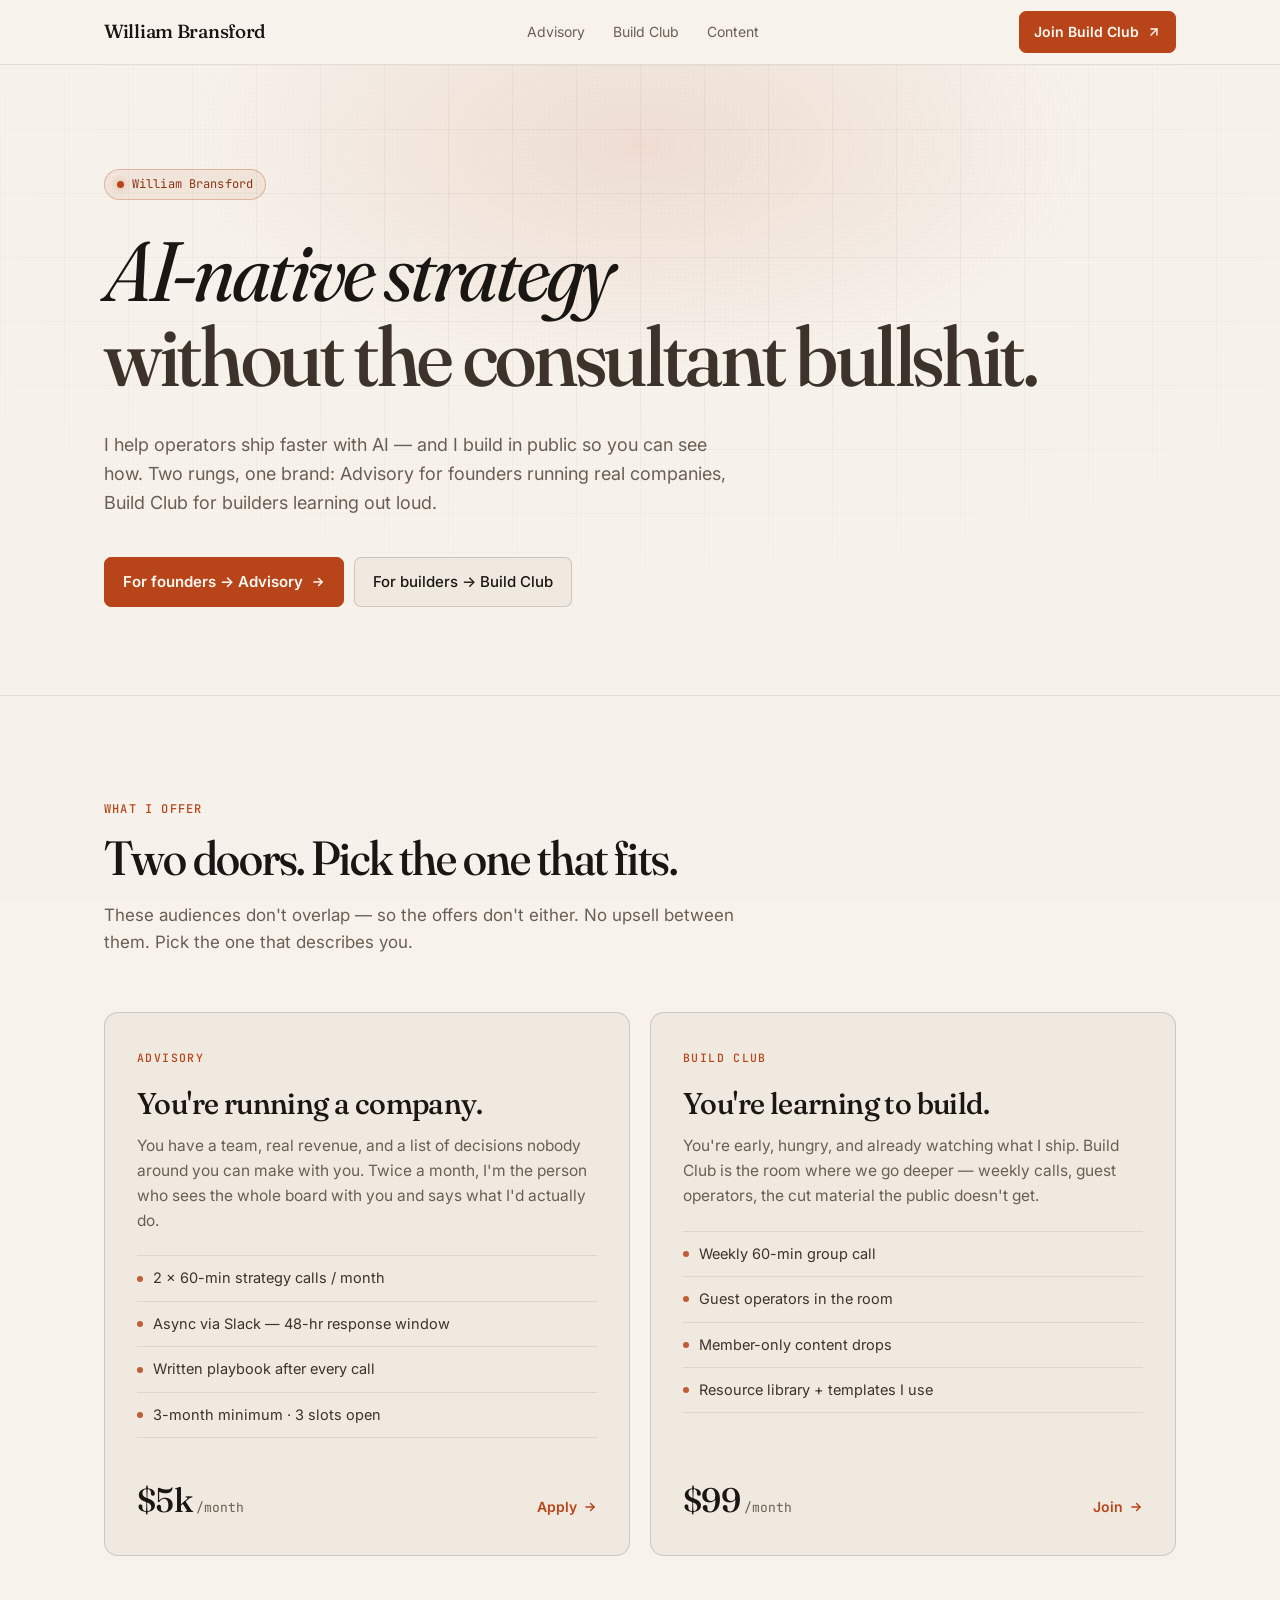
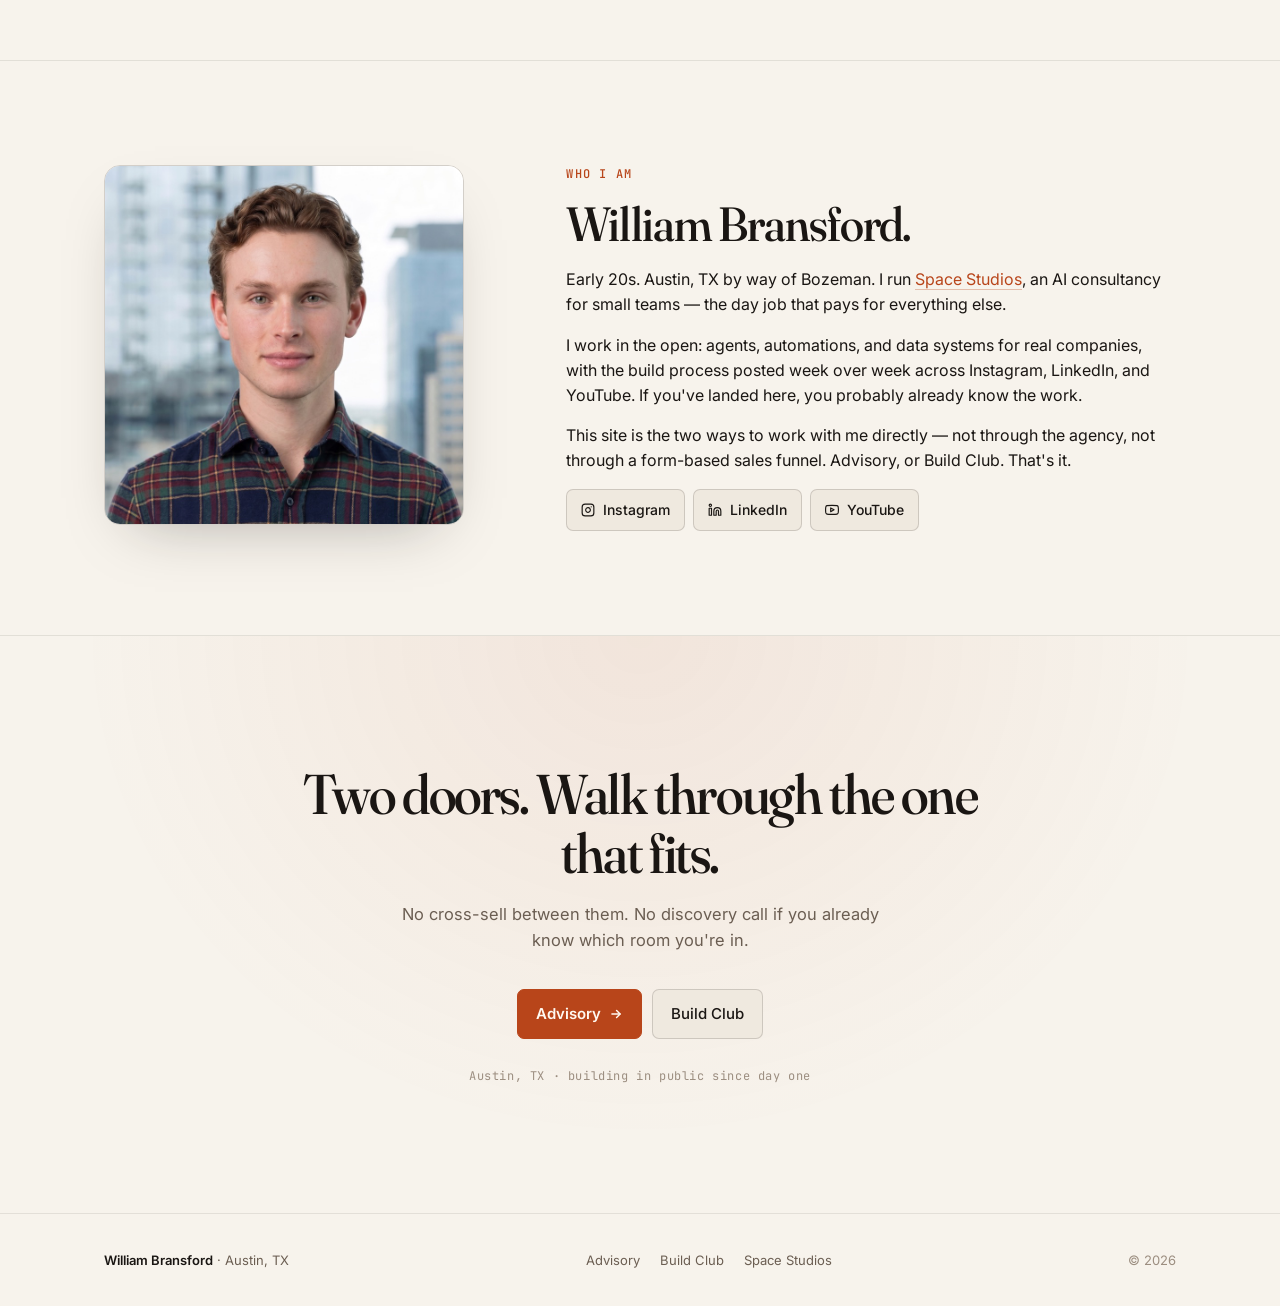
<file: index.html>
<!doctype html>
<html lang="en">
<head>
<meta charset="utf-8" />
<meta name="viewport" content="width=device-width, initial-scale=1" />
<title>William Bransford — Advisory for founders. Build Club for builders.</title>
<meta name="description" content="William Bransford helps operators ship faster with AI. Advisory for founders running real companies. Build Club for young builders learning in public." />
<meta name="theme-color" content="#f7f3ec" />

<!-- Open Graph -->
<meta property="og:title" content="William Bransford — Advisory for founders. Build Club for builders." />
<meta property="og:description" content="AI-native strategy without the consultant bullshit. Two rungs, one brand." />
<meta property="og:type" content="website" />
<meta property="og:url" content="https://williambransford.com" />

<link rel="icon" href="assets/favicon.png" type="image/png" />

<link rel="preconnect" href="https://fonts.googleapis.com">
<link rel="preconnect" href="https://fonts.gstatic.com" crossorigin>
<link href="https://fonts.googleapis.com/css2?family=Fraunces:opsz,wght,SOFT@9..144,400;9..144,500;9..144,600;9..144,700&family=Inter:wght@400;500;600;700&family=JetBrains+Mono:wght@400;500&display=swap" rel="stylesheet">

<link rel="stylesheet" href="assets/style.css" />
</head>
<body>

<!-- NAV -->
<nav class="nav">
  <div class="container nav-inner">
    <a href="./" class="logo" aria-label="William Bransford">
      <span class="wordmark">William Bransford</span>
    </a>
    <div class="nav-links">
      <a href="./advisory/">Advisory</a>
      <a href="./build-club/">Build Club</a>
      <a href="https://instagram.com/will_brans" target="_blank" rel="noopener">Content</a>
    </div>
    <div class="nav-right">
      <a href="./build-club/" class="btn btn-primary">
        Join Build Club
        <svg class="arrow" viewBox="0 0 24 24" fill="none" stroke="currentColor" stroke-width="2.5" stroke-linecap="round" stroke-linejoin="round" aria-hidden="true"><path d="M7 17 17 7"/><path d="M7 7h10v10"/></svg>
      </a>
    </div>
  </div>
</nav>

<!-- HERO -->
<header class="hero">
  <div class="container">
    <div class="eyebrow"><span class="dot"></span>William Bransford</div>
    <h1 class="hero-title">
      <span class="display">AI-native strategy</span><br />
      <span class="muted-line">without the consultant bullshit.</span>
    </h1>
    <p class="hero-sub">
      I help operators ship faster with AI — and I build in public so you can see how.
      Two rungs, one brand: Advisory for founders running real companies, Build Club for builders learning out loud.
    </p>
    <div class="hero-ctas">
      <a href="./advisory/" class="btn btn-primary btn-lg">
        For founders → Advisory
        <svg class="arrow" viewBox="0 0 24 24" fill="none" stroke="currentColor" stroke-width="2.5" stroke-linecap="round" stroke-linejoin="round" aria-hidden="true"><path d="M5 12h14"/><path d="m13 6 6 6-6 6"/></svg>
      </a>
      <a href="./build-club/" class="btn btn-ghost btn-lg">
        For builders → Build Club
      </a>
    </div>
  </div>
</header>

<!-- TWO-OFFER BLOCK -->
<section class="block" id="offers">
  <div class="container">
    <div class="section-head">
      <div class="section-kicker">What I offer</div>
      <h2 class="section-title">Two doors. Pick the one that fits.</h2>
      <p class="section-sub">
        These audiences don't overlap — so the offers don't either. No upsell between them. Pick the one that describes you.
      </p>
    </div>

    <div class="offer-grid">
      <a href="./advisory/" class="offer-card offer-card-advisory">
        <div class="offer-tag">Advisory</div>
        <h3 class="offer-headline">You're running a company.</h3>
        <p class="offer-copy">
          You have a team, real revenue, and a list of decisions nobody around you can make with you.
          Twice a month, I'm the person who sees the whole board with you and says what I'd actually do.
        </p>
        <ul class="offer-list">
          <li>2 × 60-min strategy calls / month</li>
          <li>Async via Slack — 48-hr response window</li>
          <li>Written playbook after every call</li>
          <li>3-month minimum · 3 slots open</li>
        </ul>
        <div class="offer-footer">
          <span class="offer-price"><span class="offer-price-num">$5k</span><span class="offer-price-unit">/month</span></span>
          <span class="offer-cta">
            Apply
            <svg class="arrow" viewBox="0 0 24 24" fill="none" stroke="currentColor" stroke-width="2.5" stroke-linecap="round" stroke-linejoin="round" aria-hidden="true"><path d="M5 12h14"/><path d="m13 6 6 6-6 6"/></svg>
          </span>
        </div>
      </a>

      <a href="./build-club/" class="offer-card offer-card-club">
        <div class="offer-tag">Build Club</div>
        <h3 class="offer-headline">You're learning to build.</h3>
        <p class="offer-copy">
          You're early, hungry, and already watching what I ship. Build Club is the room where we go deeper —
          weekly calls, guest operators, the cut material the public doesn't get.
        </p>
        <ul class="offer-list">
          <li>Weekly 60-min group call</li>
          <li>Guest operators in the room</li>
          <li>Member-only content drops</li>
          <li>Resource library + templates I use</li>
        </ul>
        <div class="offer-footer">
          <span class="offer-price"><span class="offer-price-num">$99</span><span class="offer-price-unit">/month</span></span>
          <span class="offer-cta">
            Join
            <svg class="arrow" viewBox="0 0 24 24" fill="none" stroke="currentColor" stroke-width="2.5" stroke-linecap="round" stroke-linejoin="round" aria-hidden="true"><path d="M5 12h14"/><path d="m13 6 6 6-6 6"/></svg>
          </span>
        </div>
      </a>
    </div>
  </div>
</section>

<!-- ABOUT / CREDIBILITY -->
<section class="block" id="about">
  <div class="container">
    <div class="founder-grid">
      <div>
        <img
          src="assets/william-bransford.jpg"
          alt="William Bransford"
          width="360"
          height="360"
          loading="lazy"
          class="founder-photo"
          onerror="this.style.display='none'"
        />
      </div>
      <div>
        <div class="section-kicker">Who I am</div>
        <h2 class="section-title">William Bransford.</h2>
        <p>
          Early 20s. Austin, TX by way of Bozeman. I run <a href="https://spacestudios.us" target="_blank" rel="noopener" class="inline-link">Space Studios</a>,
          an AI consultancy for small teams — the day job that pays for everything else.
        </p>
        <p>
          I work in the open: agents, automations, and data systems for real companies, with the build process posted
          week over week across Instagram, LinkedIn, and YouTube. If you've landed here, you probably already know the work.
        </p>
        <p>
          This site is the two ways to work with me directly — not through the agency, not through a form-based sales funnel.
          Advisory, or Build Club. That's it.
        </p>
        <div class="social-row">
          <a href="https://instagram.com/will_brans" target="_blank" rel="noopener" class="btn btn-ghost">
            <svg width="14" height="14" viewBox="0 0 24 24" fill="none" stroke="currentColor" stroke-width="2" stroke-linecap="round" stroke-linejoin="round" aria-hidden="true"><rect x="2" y="2" width="20" height="20" rx="5"/><path d="M16 11.37A4 4 0 1 1 12.63 8 4 4 0 0 1 16 11.37z"/><line x1="17.5" y1="6.5" x2="17.51" y2="6.5"/></svg>
            Instagram
          </a>
          <a href="https://www.linkedin.com/in/william-bransford-562a462ab/" target="_blank" rel="noopener" class="btn btn-ghost">
            <svg width="14" height="14" viewBox="0 0 24 24" fill="none" stroke="currentColor" stroke-width="2" stroke-linecap="round" stroke-linejoin="round" aria-hidden="true"><path d="M16 8a6 6 0 0 1 6 6v7h-4v-7a2 2 0 0 0-4 0v7h-4v-7a6 6 0 0 1 6-6z"/><rect x="2" y="9" width="4" height="12"/><circle cx="4" cy="4" r="2"/></svg>
            LinkedIn
          </a>
          <a href="https://youtube.com/@william_bransford" target="_blank" rel="noopener" class="btn btn-ghost">
            <svg width="14" height="14" viewBox="0 0 24 24" fill="none" stroke="currentColor" stroke-width="2" stroke-linecap="round" stroke-linejoin="round" aria-hidden="true"><path d="M22.54 6.42a2.78 2.78 0 0 0-1.94-2C18.88 4 12 4 12 4s-6.88 0-8.6.46a2.78 2.78 0 0 0-1.94 2A29 29 0 0 0 1 11.75a29 29 0 0 0 .46 5.33A2.78 2.78 0 0 0 3.4 19c1.72.46 8.6.46 8.6.46s6.88 0 8.6-.46a2.78 2.78 0 0 0 1.94-2 29 29 0 0 0 .46-5.25 29 29 0 0 0-.46-5.33z"/><polygon points="9.75 15.02 15.5 11.75 9.75 8.48 9.75 15.02"/></svg>
            YouTube
          </a>
        </div>
      </div>
    </div>
  </div>
</section>

<!-- FINAL CTA -->
<section class="final-cta">
  <h2>Two doors. Walk through the one that fits.</h2>
  <p>No cross-sell between them. No discovery call if you already know which room you're in.</p>
  <div class="hero-ctas">
    <a href="./advisory/" class="btn btn-primary btn-lg">
      Advisory
      <svg class="arrow" viewBox="0 0 24 24" fill="none" stroke="currentColor" stroke-width="2.5" stroke-linecap="round" stroke-linejoin="round" aria-hidden="true"><path d="M5 12h14"/><path d="m13 6 6 6-6 6"/></svg>
    </a>
    <a href="./build-club/" class="btn btn-ghost btn-lg">
      Build Club
    </a>
  </div>
  <div class="fine">Austin, TX · building in public since day one</div>
</section>

<!-- FOOTER -->
<footer>
  <div class="container footer-inner">
    <div class="brand">
      <span><b>William Bransford</b> · Austin, TX</span>
    </div>
    <div class="footer-links">
      <a href="./advisory/">Advisory</a>
      <a href="./build-club/">Build Club</a>
      <a href="https://spacestudios.us" target="_blank" rel="noopener">Space Studios</a>
    </div>
    <div>© <span id="year"></span></div>
  </div>
</footer>

<script>
  document.getElementById('year').textContent = new Date().getFullYear();
</script>

</body>
</html>
</file>
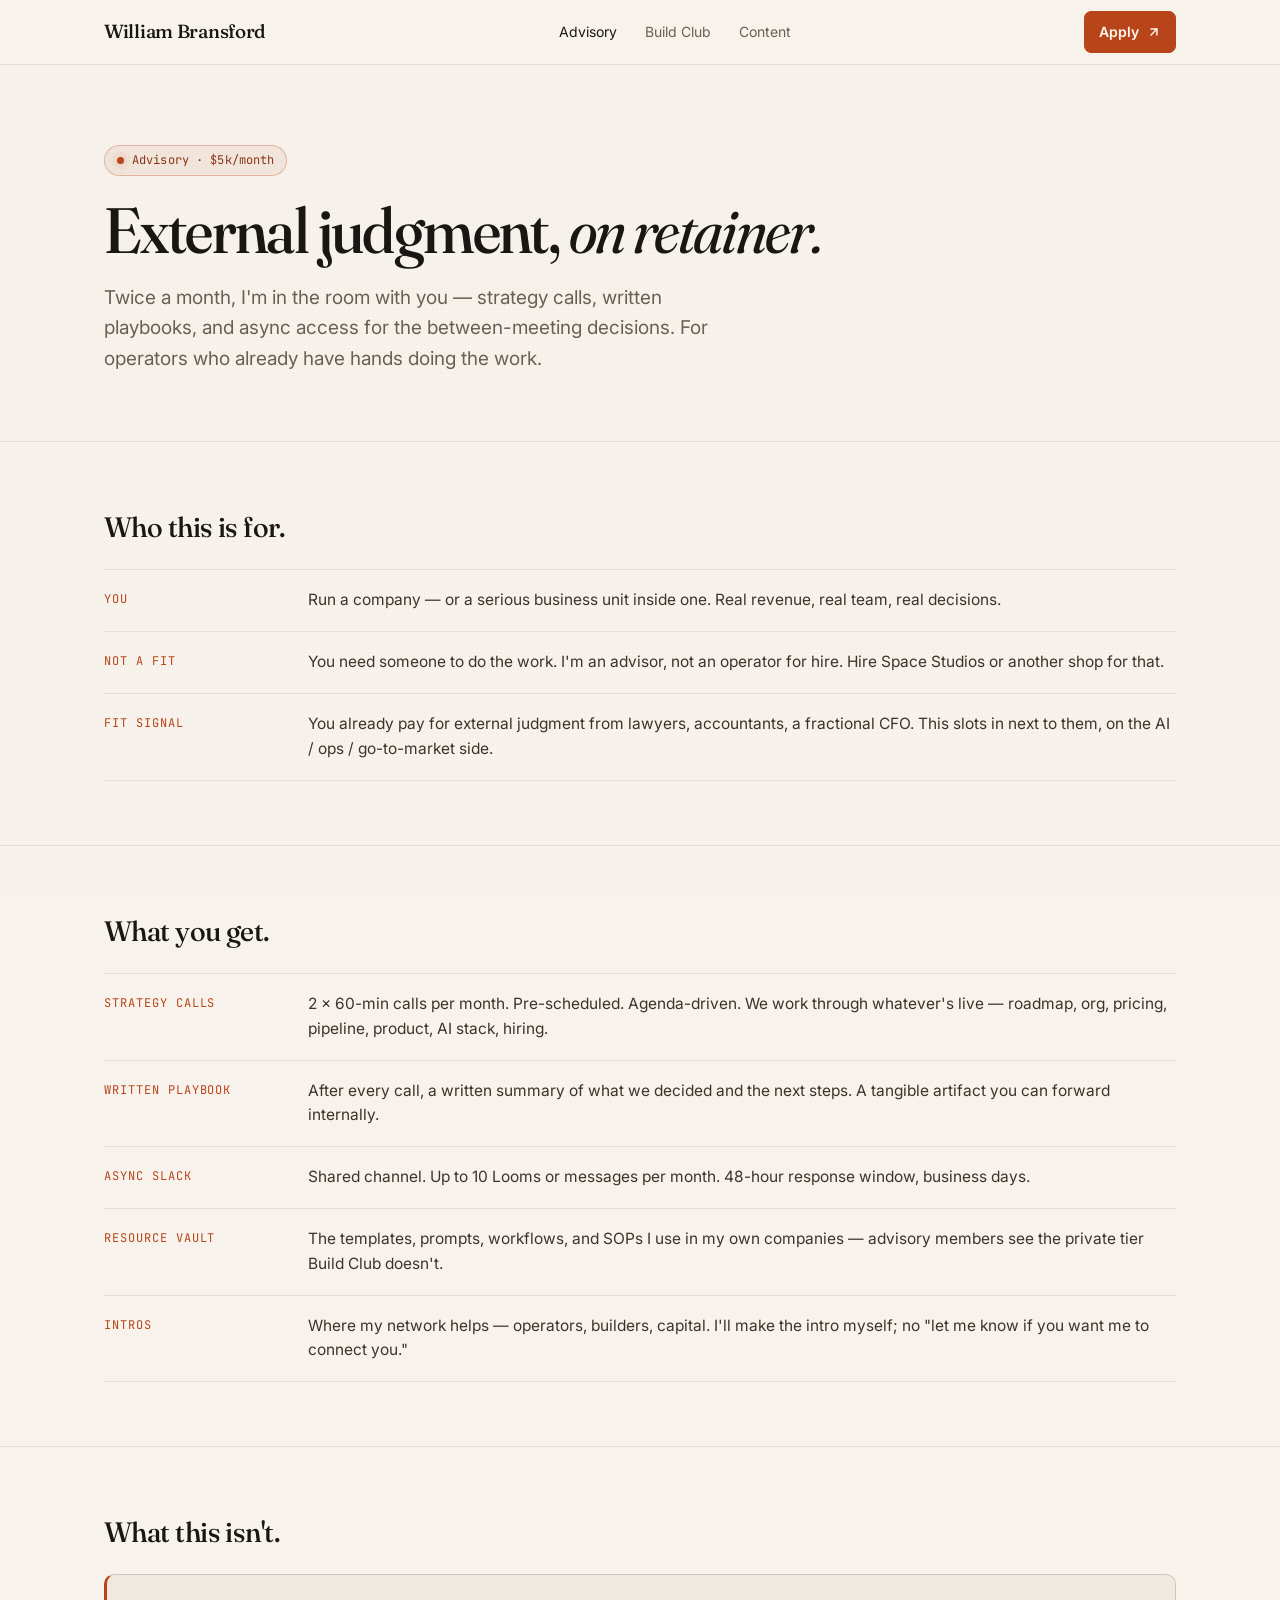
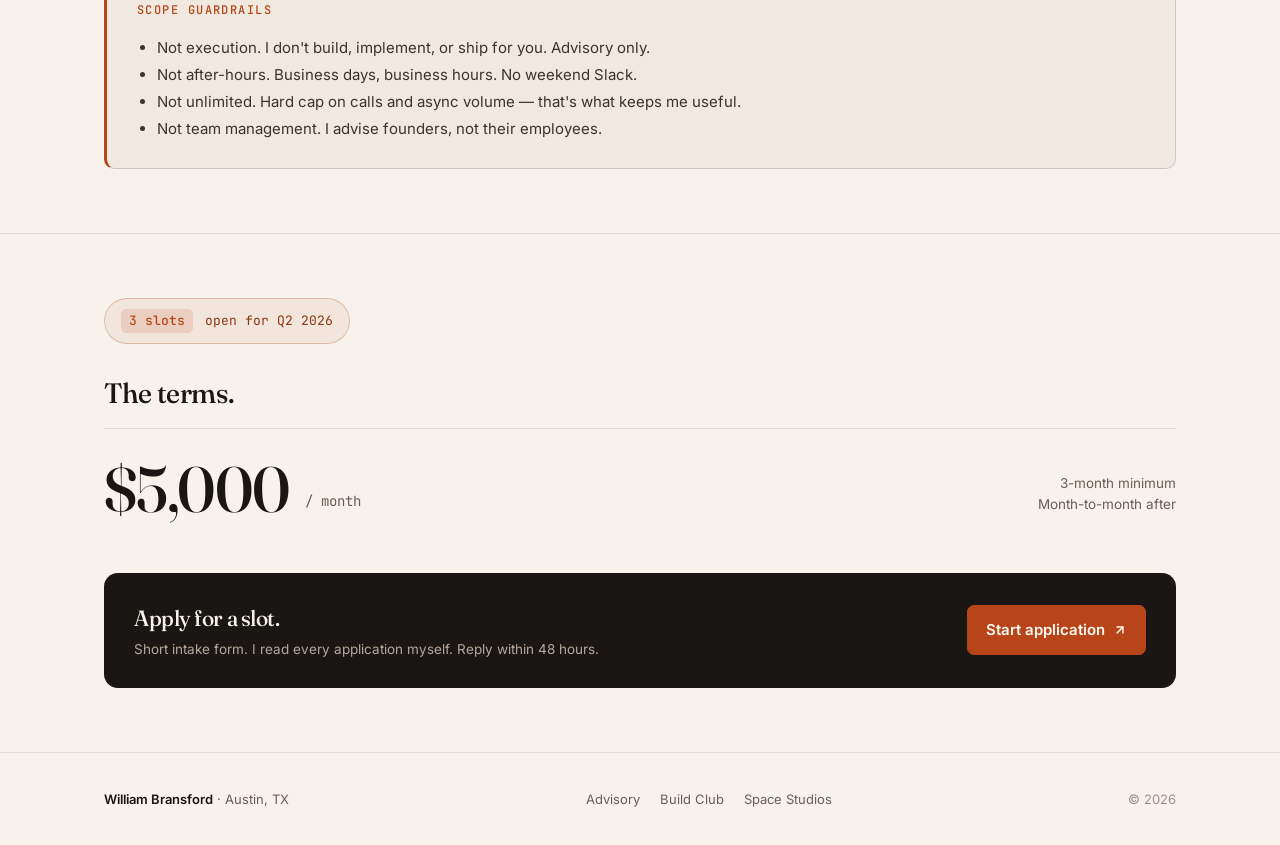
<file: advisory/index.html>
<!doctype html>
<html lang="en">
<head>
<meta charset="utf-8" />
<meta name="viewport" content="width=device-width, initial-scale=1" />
<title>Advisory — William Bransford</title>
<meta name="description" content="$5k/mo advisory for founders running real companies. 3 slots. 3-month minimum. External judgment to unblock execution." />
<meta name="theme-color" content="#f7f3ec" />

<meta property="og:title" content="Advisory — William Bransford" />
<meta property="og:description" content="Twice-monthly strategy calls + async access. For operators who already have hands doing the work." />
<meta property="og:type" content="website" />
<meta property="og:url" content="https://williambransford.com/advisory" />

<link rel="icon" href="../assets/favicon.png" type="image/png" />
<link rel="preconnect" href="https://fonts.googleapis.com">
<link rel="preconnect" href="https://fonts.gstatic.com" crossorigin>
<link href="https://fonts.googleapis.com/css2?family=Fraunces:opsz,wght,SOFT@9..144,400;9..144,500;9..144,600;9..144,700&family=Inter:wght@400;500;600;700&family=JetBrains+Mono:wght@400;500&display=swap" rel="stylesheet">
<link rel="stylesheet" href="../assets/style.css" />
</head>
<body>

<!-- NAV -->
<nav class="nav">
  <div class="container nav-inner">
    <a href="../" class="logo" aria-label="William Bransford">
      <span class="wordmark">William Bransford</span>
    </a>
    <div class="nav-links">
      <a href="../advisory/" style="color: var(--ink);">Advisory</a>
      <a href="../build-club/">Build Club</a>
      <a href="https://instagram.com/will_brans" target="_blank" rel="noopener">Content</a>
    </div>
    <div class="nav-right">
      <a href="#apply" class="btn btn-primary">
        Apply
        <svg class="arrow" viewBox="0 0 24 24" fill="none" stroke="currentColor" stroke-width="2.5" stroke-linecap="round" stroke-linejoin="round" aria-hidden="true"><path d="M7 17 17 7"/><path d="M7 7h10v10"/></svg>
      </a>
    </div>
  </div>
</nav>

<!-- PAGE HERO -->
<header class="page-hero">
  <div class="container">
    <div class="eyebrow"><span class="dot"></span>Advisory · $5k/month</div>
    <h1>
      External judgment, <em>on retainer.</em>
    </h1>
    <p class="lede">
      Twice a month, I'm in the room with you — strategy calls, written playbooks, and async access for the
      between-meeting decisions. For operators who already have hands doing the work.
    </p>
  </div>
</header>

<!-- WHO IT'S FOR -->
<section class="page-section">
  <div class="container">
    <h2>Who this is for.</h2>
    <ul class="spec-list" style="margin-top: 8px;">
      <li>
        <span class="spec-label">You</span>
        <span class="spec-body">Run a company — or a serious business unit inside one. Real revenue, real team, real decisions.</span>
      </li>
      <li>
        <span class="spec-label">Not a fit</span>
        <span class="spec-body">You need someone to do the work. I'm an advisor, not an operator for hire. Hire Space Studios or another shop for that.</span>
      </li>
      <li>
        <span class="spec-label">Fit signal</span>
        <span class="spec-body">You already pay for external judgment from lawyers, accountants, a fractional CFO. This slots in next to them, on the AI / ops / go-to-market side.</span>
      </li>
    </ul>
  </div>
</section>

<!-- WHAT YOU GET -->
<section class="page-section">
  <div class="container">
    <h2>What you get.</h2>
    <ul class="spec-list" style="margin-top: 8px;">
      <li>
        <span class="spec-label">Strategy calls</span>
        <span class="spec-body">2 × 60-min calls per month. Pre-scheduled. Agenda-driven. We work through whatever's live — roadmap, org, pricing, pipeline, product, AI stack, hiring.</span>
      </li>
      <li>
        <span class="spec-label">Written playbook</span>
        <span class="spec-body">After every call, a written summary of what we decided and the next steps. A tangible artifact you can forward internally.</span>
      </li>
      <li>
        <span class="spec-label">Async Slack</span>
        <span class="spec-body">Shared channel. Up to 10 Looms or messages per month. 48-hour response window, business days.</span>
      </li>
      <li>
        <span class="spec-label">Resource vault</span>
        <span class="spec-body">The templates, prompts, workflows, and SOPs I use in my own companies — advisory members see the private tier Build Club doesn't.</span>
      </li>
      <li>
        <span class="spec-label">Intros</span>
        <span class="spec-body">Where my network helps — operators, builders, capital. I'll make the intro myself; no "let me know if you want me to connect you."</span>
      </li>
    </ul>
  </div>
</section>

<!-- NOT INCLUDED -->
<section class="page-section">
  <div class="container">
    <h2>What this isn't.</h2>
    <div class="not-included">
      <h3>Scope guardrails</h3>
      <ul>
        <li>Not execution. I don't build, implement, or ship for you. Advisory only.</li>
        <li>Not after-hours. Business days, business hours. No weekend Slack.</li>
        <li>Not unlimited. Hard cap on calls and async volume — that's what keeps me useful.</li>
        <li>Not team management. I advise founders, not their employees.</li>
      </ul>
    </div>
  </div>
</section>

<!-- PRICING + CTA -->
<section class="page-section" id="apply">
  <div class="container">
    <div class="scarcity-bar">
      <span class="count">3 slots</span>
      <span>open for Q2 2026</span>
    </div>

    <h2 style="margin-bottom: 4px;">The terms.</h2>

    <div class="pricing-block">
      <span class="num">$5,000</span>
      <span class="unit">/ month</span>
      <span class="meta">3-month minimum<br/>Month-to-month after</span>
    </div>

    <div class="cta-panel">
      <div>
        <div class="cta-head">Apply for a slot.</div>
        <div class="cta-meta">Short intake form. I read every application myself. Reply within 48 hours.</div>
      </div>
      <a href="mailto:william@spacestudios.us?subject=Advisory%20inquiry&body=Hi%20William%20%E2%80%94%20I%27m%20interested%20in%20the%20advisory%20offer.%0D%0A%0D%0ACompany%3A%0D%0ARole%3A%0D%0AWhat%20you%27d%20want%20advice%20on%3A%0D%0AWhy%20this%20over%20a%20fractional%20exec%20or%20peer%20group%3A%0D%0A%0D%0AThanks." class="btn btn-primary btn-lg">
        Start application
        <svg class="arrow" viewBox="0 0 24 24" fill="none" stroke="currentColor" stroke-width="2.5" stroke-linecap="round" stroke-linejoin="round" aria-hidden="true"><path d="M7 17 17 7"/><path d="M7 7h10v10"/></svg>
      </a>
    </div>
  </div>
</section>

<!-- FOOTER -->
<footer>
  <div class="container footer-inner">
    <div class="brand">
      <span><b>William Bransford</b> · Austin, TX</span>
    </div>
    <div class="footer-links">
      <a href="../advisory/">Advisory</a>
      <a href="../build-club/">Build Club</a>
      <a href="https://spacestudios.us" target="_blank" rel="noopener">Space Studios</a>
    </div>
    <div>© <span id="year"></span></div>
  </div>
</footer>

<script>
  document.getElementById('year').textContent = new Date().getFullYear();
</script>

</body>
</html>
</file>
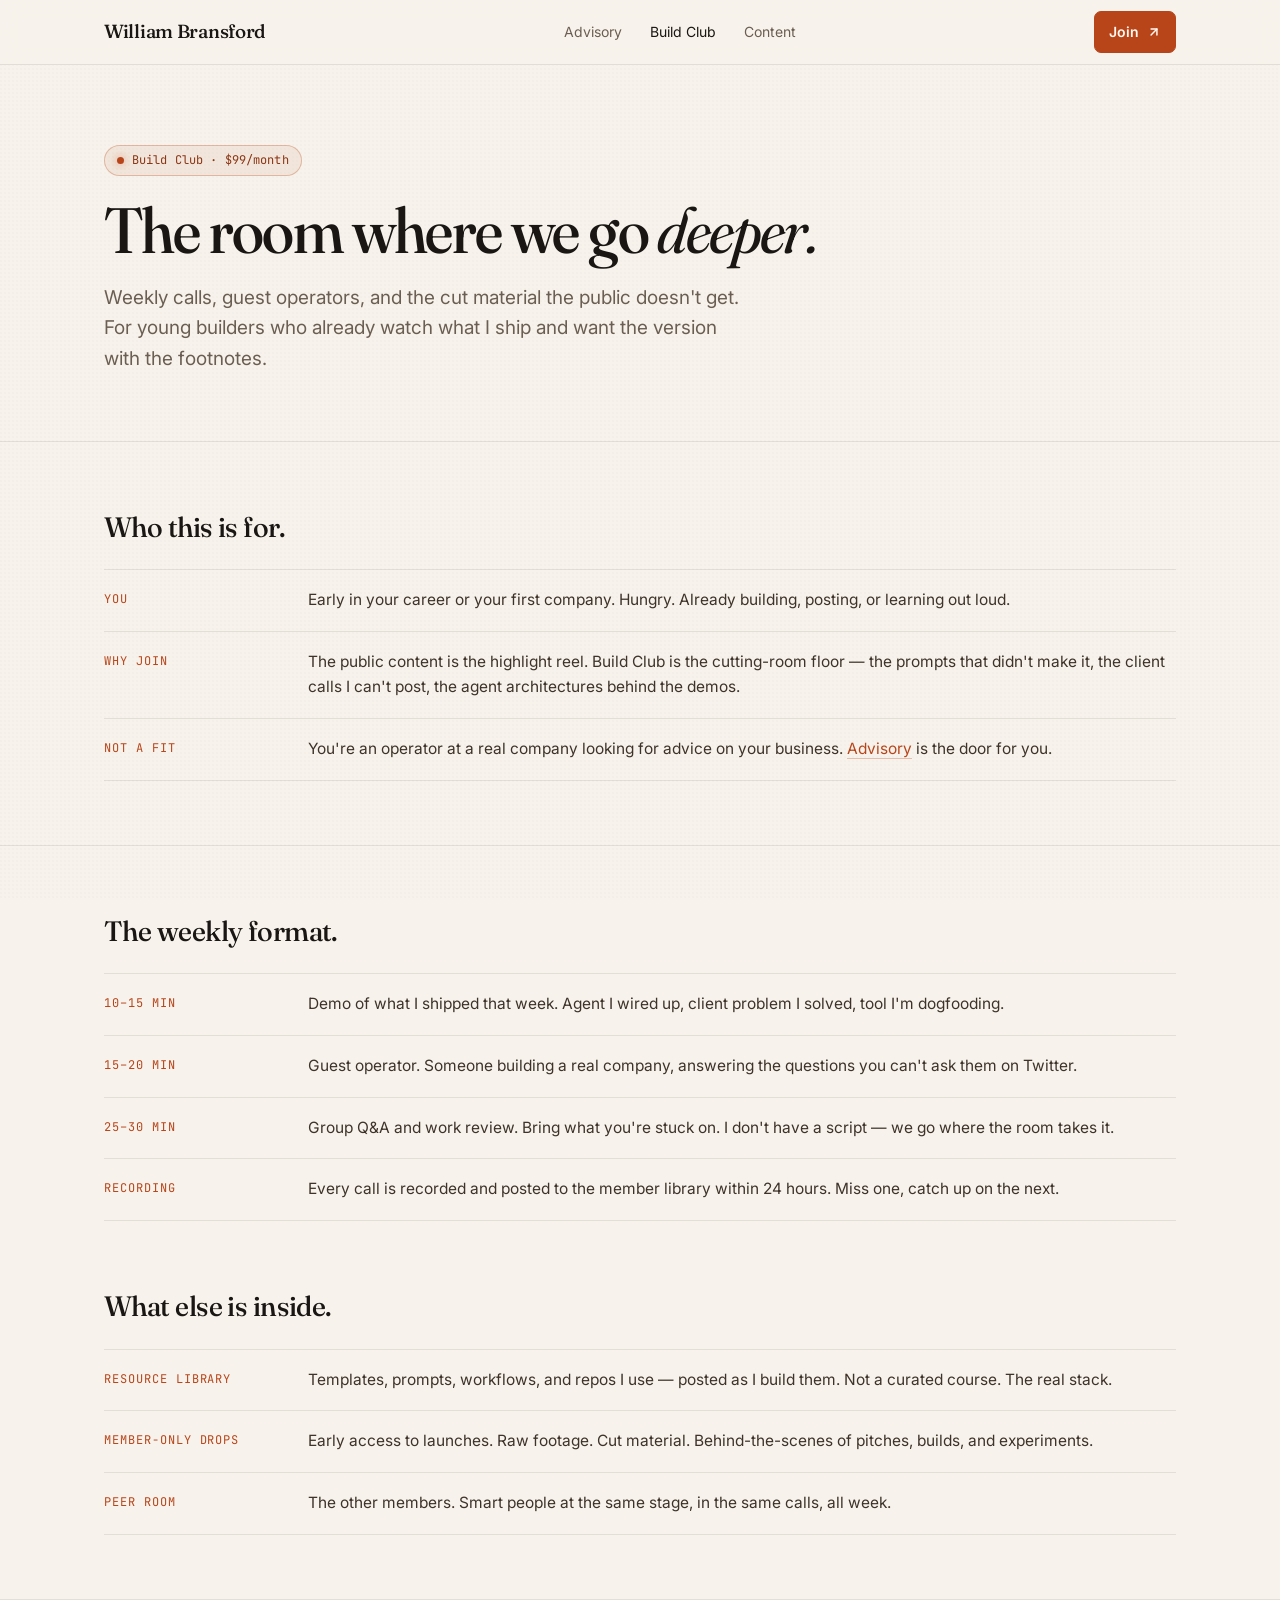
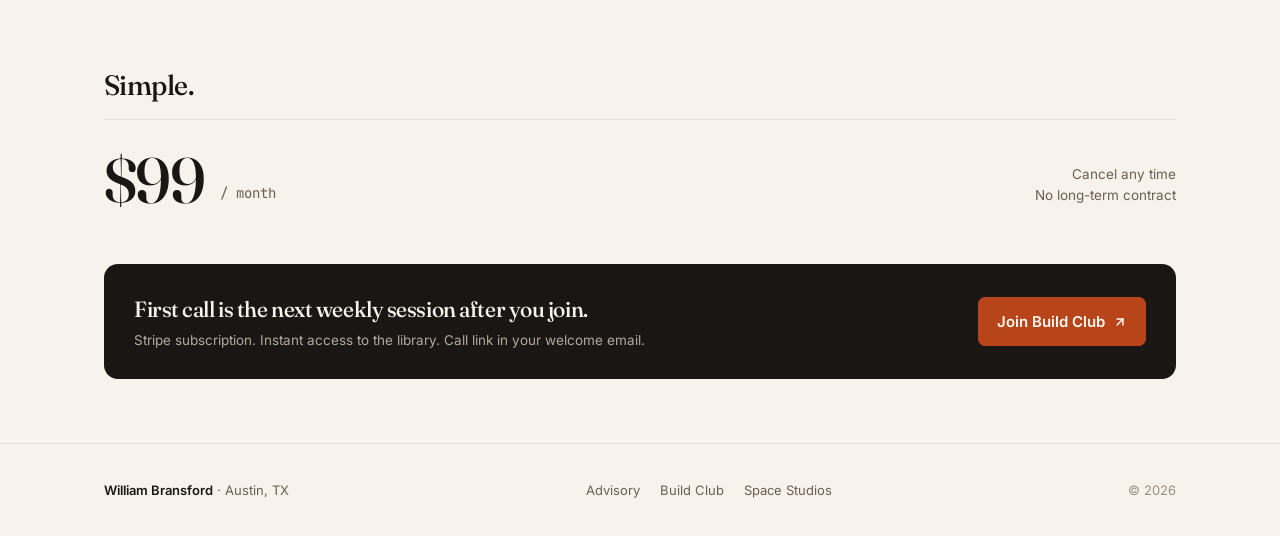
<file: build-club/index.html>
<!doctype html>
<html lang="en">
<head>
<meta charset="utf-8" />
<meta name="viewport" content="width=device-width, initial-scale=1" />
<title>Build Club — William Bransford</title>
<meta name="description" content="$99/mo. Weekly group call, guest operators, member-only content, resource library. For builders learning to ship with AI." />
<meta name="theme-color" content="#f7f3ec" />

<meta property="og:title" content="Build Club — William Bransford" />
<meta property="og:description" content="Weekly calls, guest operators, cut material the public doesn't see. For young builders." />
<meta property="og:type" content="website" />
<meta property="og:url" content="https://williambransford.com/build-club" />

<link rel="icon" href="../assets/favicon.png" type="image/png" />
<link rel="preconnect" href="https://fonts.googleapis.com">
<link rel="preconnect" href="https://fonts.gstatic.com" crossorigin>
<link href="https://fonts.googleapis.com/css2?family=Fraunces:opsz,wght,SOFT@9..144,400;9..144,500;9..144,600;9..144,700&family=Inter:wght@400;500;600;700&family=JetBrains+Mono:wght@400;500&display=swap" rel="stylesheet">
<link rel="stylesheet" href="../assets/style.css" />
</head>
<body>

<!-- NAV -->
<nav class="nav">
  <div class="container nav-inner">
    <a href="../" class="logo" aria-label="William Bransford">
      <span class="wordmark">William Bransford</span>
    </a>
    <div class="nav-links">
      <a href="../advisory/">Advisory</a>
      <a href="../build-club/" style="color: var(--ink);">Build Club</a>
      <a href="https://instagram.com/will_brans" target="_blank" rel="noopener">Content</a>
    </div>
    <div class="nav-right">
      <a href="#join" class="btn btn-primary">
        Join
        <svg class="arrow" viewBox="0 0 24 24" fill="none" stroke="currentColor" stroke-width="2.5" stroke-linecap="round" stroke-linejoin="round" aria-hidden="true"><path d="M7 17 17 7"/><path d="M7 7h10v10"/></svg>
      </a>
    </div>
  </div>
</nav>

<!-- PAGE HERO -->
<header class="page-hero">
  <div class="container">
    <div class="eyebrow"><span class="dot"></span>Build Club · $99/month</div>
    <h1>
      The room where we go <em>deeper.</em>
    </h1>
    <p class="lede">
      Weekly calls, guest operators, and the cut material the public doesn't get. For young builders
      who already watch what I ship and want the version with the footnotes.
    </p>
  </div>
</header>

<!-- WHO IT'S FOR -->
<section class="page-section">
  <div class="container">
    <h2>Who this is for.</h2>
    <ul class="spec-list" style="margin-top: 8px;">
      <li>
        <span class="spec-label">You</span>
        <span class="spec-body">Early in your career or your first company. Hungry. Already building, posting, or learning out loud.</span>
      </li>
      <li>
        <span class="spec-label">Why join</span>
        <span class="spec-body">The public content is the highlight reel. Build Club is the cutting-room floor — the prompts that didn't make it, the client calls I can't post, the agent architectures behind the demos.</span>
      </li>
      <li>
        <span class="spec-label">Not a fit</span>
        <span class="spec-body">You're an operator at a real company looking for advice on your business. <a href="../advisory/" class="inline-link">Advisory</a> is the door for you.</span>
      </li>
    </ul>
  </div>
</section>

<!-- WHAT YOU GET -->
<section class="page-section">
  <div class="container">
    <h2>The weekly format.</h2>
    <ul class="spec-list" style="margin-top: 8px;">
      <li>
        <span class="spec-label">10–15 min</span>
        <span class="spec-body">Demo of what I shipped that week. Agent I wired up, client problem I solved, tool I'm dogfooding.</span>
      </li>
      <li>
        <span class="spec-label">15–20 min</span>
        <span class="spec-body">Guest operator. Someone building a real company, answering the questions you can't ask them on Twitter.</span>
      </li>
      <li>
        <span class="spec-label">25–30 min</span>
        <span class="spec-body">Group Q&A and work review. Bring what you're stuck on. I don't have a script — we go where the room takes it.</span>
      </li>
      <li>
        <span class="spec-label">Recording</span>
        <span class="spec-body">Every call is recorded and posted to the member library within 24 hours. Miss one, catch up on the next.</span>
      </li>
    </ul>

    <h2 style="margin-top: 64px;">What else is inside.</h2>
    <ul class="spec-list" style="margin-top: 8px;">
      <li>
        <span class="spec-label">Resource library</span>
        <span class="spec-body">Templates, prompts, workflows, and repos I use — posted as I build them. Not a curated course. The real stack.</span>
      </li>
      <li>
        <span class="spec-label">Member-only drops</span>
        <span class="spec-body">Early access to launches. Raw footage. Cut material. Behind-the-scenes of pitches, builds, and experiments.</span>
      </li>
      <li>
        <span class="spec-label">Peer room</span>
        <span class="spec-body">The other members. Smart people at the same stage, in the same calls, all week.</span>
      </li>
    </ul>
  </div>
</section>

<!-- PRICING + CTA -->
<section class="page-section" id="join">
  <div class="container">
    <h2 style="margin-bottom: 4px;">Simple.</h2>

    <div class="pricing-block">
      <span class="num">$99</span>
      <span class="unit">/ month</span>
      <span class="meta">Cancel any time<br/>No long-term contract</span>
    </div>

    <div class="cta-panel">
      <div>
        <div class="cta-head">First call is the next weekly session after you join.</div>
        <div class="cta-meta">Stripe subscription. Instant access to the library. Call link in your welcome email.</div>
      </div>
      <a href="https://buy.stripe.com/8x2fZg0Igfqkcoo4IebQY0e" class="btn btn-primary btn-lg" rel="noopener">
        Join Build Club
        <svg class="arrow" viewBox="0 0 24 24" fill="none" stroke="currentColor" stroke-width="2.5" stroke-linecap="round" stroke-linejoin="round" aria-hidden="true"><path d="M7 17 17 7"/><path d="M7 7h10v10"/></svg>
      </a>
    </div>
  </div>
</section>

<!-- FOOTER -->
<footer>
  <div class="container footer-inner">
    <div class="brand">
      <span><b>William Bransford</b> · Austin, TX</span>
    </div>
    <div class="footer-links">
      <a href="../advisory/">Advisory</a>
      <a href="../build-club/">Build Club</a>
      <a href="https://spacestudios.us" target="_blank" rel="noopener">Space Studios</a>
    </div>
    <div>© <span id="year"></span></div>
  </div>
</footer>

<script>
  document.getElementById('year').textContent = new Date().getFullYear();
</script>

</body>
</html>
</file>
<file: assets/style.css>
/* =========================================================
   williambransford.com — shared stylesheet
   Palette: warm off-white + ember amber (personal-brand tone)
   Shared DNA with spacestudios.us: hairline grids, Inter + JB Mono
   Distinct layer: Fraunces display serif, warm light theme, amber
   ========================================================= */

:root {
  /* Base — warm paper, not pure white */
  --bg:       #f7f3ec;
  --bg-2:     #efe9df;
  --bg-3:     #e6dfd2;
  --ink:      #1a1613;
  --ink-soft: #3d332a;
  --muted:    #6b5e52;
  --dim:      #9c8e80;
  --border:   rgba(26, 22, 19, 0.09);
  --border-2: rgba(26, 22, 19, 0.16);

  /* Accent — ember amber */
  --accent:       #b8451a;  /* deep ember */
  --accent-soft:  #d65a2a;  /* hover */
  --accent-dim:   #8a3514;  /* pressed / footer */
  --accent-wash:  rgba(184, 69, 26, 0.07);

  /* Typography */
  --sans:    'Inter', -apple-system, BlinkMacSystemFont, 'Segoe UI', Roboto, sans-serif;
  --display: 'Fraunces', 'Inter', serif;
  --mono:    'JetBrains Mono', ui-monospace, SFMono-Regular, Menlo, Monaco, Consolas, monospace;
}

* { box-sizing: border-box; }
html, body { margin: 0; padding: 0; }
html { scroll-behavior: smooth; }
body {
  background: var(--bg);
  color: var(--ink);
  font-family: var(--sans);
  font-size: 16px;
  line-height: 1.55;
  -webkit-font-smoothing: antialiased;
  text-rendering: optimizeLegibility;
}

/* Subtle paper grain on body */
body::before {
  content: "";
  position: fixed;
  inset: 0;
  pointer-events: none;
  z-index: 0;
  background-image:
    radial-gradient(circle at 1px 1px, rgba(26, 22, 19, 0.025) 1px, transparent 0);
  background-size: 4px 4px;
  opacity: 0.6;
}

a { color: inherit; text-decoration: none; }
button { font-family: inherit; cursor: pointer; }
img { max-width: 100%; display: block; }

.container {
  max-width: 1120px;
  margin: 0 auto;
  padding: 0 24px;
  position: relative;
  z-index: 1;
}

/* ---------- NAV ---------- */
.nav {
  position: sticky;
  top: 0;
  z-index: 50;
  background: rgba(247, 243, 236, 0.85);
  backdrop-filter: saturate(140%) blur(10px);
  -webkit-backdrop-filter: saturate(140%) blur(10px);
  border-bottom: 1px solid var(--border);
}
.nav-inner {
  display: flex;
  align-items: center;
  justify-content: space-between;
  height: 64px;
}
.logo { display: inline-flex; align-items: center; gap: 10px; }
.wordmark {
  font-family: var(--display);
  font-weight: 500;
  font-size: 19px;
  letter-spacing: -0.015em;
  font-variation-settings: "opsz" 20, "SOFT" 30;
  color: var(--ink);
}
.nav-links {
  display: flex;
  gap: 28px;
  font-size: 14px;
  color: var(--muted);
}
.nav-links a { transition: color .15s ease; }
.nav-links a:hover { color: var(--ink); }
.nav-right {
  display: flex;
  gap: 8px;
  align-items: center;
}

/* ---------- BUTTONS ---------- */
.btn {
  display: inline-flex;
  align-items: center;
  justify-content: center;
  gap: 8px;
  padding: 9px 14px;
  font-size: 14px;
  font-weight: 500;
  border-radius: 7px;
  border: 1px solid transparent;
  background: transparent;
  color: var(--ink);
  transition: background .15s ease, border-color .15s ease, color .15s ease, transform .15s ease, box-shadow .15s ease;
  white-space: nowrap;
}
.btn:focus-visible {
  outline: none;
  box-shadow: 0 0 0 2px var(--bg), 0 0 0 4px var(--accent);
}
.btn-primary {
  background: var(--accent);
  color: #fff9f1;
  border-color: var(--accent);
  font-weight: 600;
}
.btn-primary:hover {
  background: var(--accent-soft);
  border-color: var(--accent-soft);
  transform: translateY(-1px);
  box-shadow: 0 10px 28px -12px rgba(184, 69, 26, 0.45);
}
.btn-ghost {
  border-color: var(--border-2);
  background: var(--bg-2);
  color: var(--ink);
}
.btn-ghost:hover {
  border-color: rgba(26, 22, 19, 0.32);
  background: var(--bg-3);
}
.btn-lg { padding: 12px 18px; font-size: 15px; }
.arrow { width: 14px; height: 14px; }

@media (max-width: 780px) {
  .nav-links { display: none; }
}

/* ---------- HERO ---------- */
.hero {
  position: relative;
  padding: 104px 0 88px;
  text-align: left;
  overflow: hidden;
}
.hero::before {
  content: "";
  position: absolute;
  top: -180px;
  left: 50%;
  transform: translateX(-50%);
  width: 1000px; height: 520px;
  background: radial-gradient(ellipse at center, rgba(184, 69, 26, 0.12), transparent 65%);
  pointer-events: none;
  z-index: 0;
}
.hero::after {
  content: "";
  position: absolute;
  inset: 0;
  z-index: 0;
  pointer-events: none;
  background-image:
    linear-gradient(to right, rgba(26, 22, 19, 0.04) 1px, transparent 1px),
    linear-gradient(to bottom, rgba(26, 22, 19, 0.04) 1px, transparent 1px);
  background-size: 64px 64px;
  mask-image: radial-gradient(ellipse 70% 60% at 50% 30%, black 40%, transparent 85%);
  -webkit-mask-image: radial-gradient(ellipse 70% 60% at 50% 30%, black 40%, transparent 85%);
}
.hero > * { position: relative; z-index: 1; }

.eyebrow {
  display: inline-flex;
  align-items: center;
  gap: 8px;
  padding: 5px 12px;
  border: 1px solid rgba(184, 69, 26, 0.3);
  border-radius: 999px;
  font-family: var(--mono);
  font-size: 12px;
  color: var(--accent-dim);
  background: var(--accent-wash);
  letter-spacing: 0.01em;
  margin-bottom: 28px;
}
.dot {
  width: 7px; height: 7px; border-radius: 50%;
  background: var(--accent);
  box-shadow: 0 0 10px rgba(184, 69, 26, 0.55);
}

h1.hero-title {
  font-family: var(--display);
  font-weight: 400;
  font-size: clamp(44px, 7vw, 84px);
  line-height: 1.02;
  letter-spacing: -0.028em;
  margin: 0;
  max-width: 960px;
  font-variation-settings: "opsz" 144, "SOFT" 40;
}
.hero-title .display {
  font-style: italic;
  font-weight: 400;
}
.hero-title .muted-line {
  color: var(--ink-soft);
  font-weight: 500;
  font-style: normal;
}
.hero-sub {
  margin: 32px 0 40px;
  font-size: 18px;
  color: var(--muted);
  line-height: 1.6;
  max-width: 640px;
}
.hero-ctas {
  display: flex;
  gap: 10px;
  flex-wrap: wrap;
}

/* ---------- SECTIONS ---------- */
section.block {
  padding: 104px 0;
  border-top: 1px solid var(--border);
  position: relative;
}
.section-head { max-width: 720px; margin-bottom: 56px; }
.section-kicker {
  font-family: var(--mono);
  color: var(--accent);
  font-size: 12px;
  font-weight: 500;
  letter-spacing: 0.1em;
  text-transform: uppercase;
  margin-bottom: 14px;
}
h2.section-title {
  font-family: var(--display);
  font-size: clamp(32px, 4.4vw, 48px);
  font-weight: 500;
  letter-spacing: -0.022em;
  line-height: 1.08;
  margin: 0 0 18px;
  font-variation-settings: "opsz" 96, "SOFT" 30;
  color: var(--ink);
}
.section-sub {
  color: var(--muted);
  font-size: 17px;
  max-width: 640px;
  line-height: 1.6;
}

/* ---------- OFFER GRID (homepage) ---------- */
.offer-grid {
  display: grid;
  grid-template-columns: 1fr 1fr;
  gap: 20px;
}
.offer-card {
  background: var(--bg-2);
  border: 1px solid var(--border-2);
  border-radius: 14px;
  padding: 36px 32px 28px;
  display: flex;
  flex-direction: column;
  min-height: 440px;
  transition: transform .2s ease, border-color .2s ease, box-shadow .2s ease, background .2s ease;
  position: relative;
  overflow: hidden;
}
.offer-card::before {
  content: "";
  position: absolute;
  inset: 0;
  background: radial-gradient(circle at 100% 0%, rgba(184, 69, 26, 0.08), transparent 55%);
  pointer-events: none;
  opacity: 0;
  transition: opacity .2s ease;
}
.offer-card:hover {
  transform: translateY(-3px);
  border-color: rgba(184, 69, 26, 0.38);
  box-shadow: 0 24px 50px -28px rgba(26, 22, 19, 0.3);
}
.offer-card:hover::before { opacity: 1; }
.offer-card > * { position: relative; z-index: 1; }

.offer-tag {
  font-family: var(--mono);
  font-size: 11.5px;
  letter-spacing: 0.12em;
  text-transform: uppercase;
  color: var(--accent);
  margin-bottom: 20px;
  font-weight: 500;
}
.offer-headline {
  font-family: var(--display);
  font-weight: 500;
  font-size: 30px;
  letter-spacing: -0.02em;
  line-height: 1.1;
  margin: 0 0 14px;
  color: var(--ink);
  font-variation-settings: "opsz" 60, "SOFT" 30;
}
.offer-copy {
  margin: 0 0 22px;
  color: var(--muted);
  font-size: 15.5px;
  line-height: 1.6;
}
.offer-list {
  margin: 0 0 28px;
  padding: 0;
  list-style: none;
  border-top: 1px solid var(--border);
}
.offer-list li {
  padding: 11px 0;
  font-size: 14.5px;
  color: var(--ink-soft);
  border-bottom: 1px solid var(--border);
  display: flex;
  align-items: center;
  gap: 10px;
}
.offer-list li::before {
  content: "";
  width: 6px; height: 6px;
  border-radius: 50%;
  background: var(--accent);
  flex-shrink: 0;
  opacity: 0.85;
}
.offer-footer {
  margin-top: auto;
  display: flex;
  align-items: baseline;
  justify-content: space-between;
  gap: 12px;
  padding-top: 8px;
}
.offer-price {
  display: flex;
  align-items: baseline;
  gap: 4px;
}
.offer-price-num {
  font-family: var(--display);
  font-size: 34px;
  font-weight: 500;
  color: var(--ink);
  letter-spacing: -0.02em;
  font-variation-settings: "opsz" 60;
}
.offer-price-unit {
  font-family: var(--mono);
  font-size: 13px;
  color: var(--muted);
}
.offer-cta {
  display: inline-flex;
  align-items: center;
  gap: 6px;
  font-size: 14px;
  font-weight: 600;
  color: var(--accent);
  transition: gap .15s ease;
}
.offer-card:hover .offer-cta { gap: 10px; }

@media (max-width: 820px) {
  .offer-grid { grid-template-columns: 1fr; }
  .offer-card { min-height: auto; }
}

/* ---------- FOUNDER / ABOUT ---------- */
.founder-grid {
  display: grid;
  grid-template-columns: 2fr 3fr;
  gap: 56px;
  align-items: start;
}
.founder-photo {
  width: 100%;
  max-width: 360px;
  border-radius: 16px;
  border: 1px solid var(--border-2);
  box-shadow: 0 24px 60px -30px rgba(26, 22, 19, 0.35);
}
.founder p {
  color: var(--ink-soft);
  font-size: 16px;
  line-height: 1.7;
  margin: 0 0 16px;
  max-width: 560px;
}
.inline-link {
  color: var(--accent);
  border-bottom: 1px solid rgba(184, 69, 26, 0.3);
  transition: border-color .15s ease, color .15s ease;
}
.inline-link:hover { color: var(--accent-soft); border-bottom-color: var(--accent-soft); }
.founder p:last-of-type { margin-bottom: 28px; }
.social-row {
  display: flex;
  gap: 8px;
  flex-wrap: wrap;
}
@media (max-width: 820px) {
  .founder-grid { grid-template-columns: 1fr; gap: 32px; }
  .founder-photo { max-width: 280px; }
}

/* ---------- OFFER PAGES (structured long-form) ---------- */
.page-hero {
  padding: 80px 0 48px;
  position: relative;
}
.page-hero .eyebrow { margin-bottom: 20px; }
.page-hero h1 {
  font-family: var(--display);
  font-weight: 500;
  font-size: clamp(40px, 5.6vw, 64px);
  letter-spacing: -0.025em;
  line-height: 1.05;
  margin: 0 0 20px;
  max-width: 800px;
  font-variation-settings: "opsz" 96, "SOFT" 30;
}
.page-hero h1 em {
  font-weight: 400;
  font-style: italic;
}
.page-hero .lede {
  font-size: 19px;
  color: var(--muted);
  line-height: 1.6;
  max-width: 640px;
}

.page-section {
  padding: 64px 0;
  border-top: 1px solid var(--border);
}
.page-section h2 {
  font-family: var(--display);
  font-size: 28px;
  font-weight: 500;
  letter-spacing: -0.02em;
  margin: 0 0 20px;
  color: var(--ink);
  font-variation-settings: "opsz" 60;
}

.spec-list {
  list-style: none;
  margin: 0;
  padding: 0;
  border-top: 1px solid var(--border);
}
.spec-list li {
  display: grid;
  grid-template-columns: 180px 1fr;
  gap: 24px;
  padding: 18px 0;
  border-bottom: 1px solid var(--border);
  font-size: 15.5px;
  line-height: 1.6;
}
.spec-list .spec-label {
  font-family: var(--mono);
  font-size: 12px;
  letter-spacing: 0.08em;
  text-transform: uppercase;
  color: var(--accent);
  padding-top: 2px;
}
.spec-list .spec-body { color: var(--ink-soft); }
@media (max-width: 680px) {
  .spec-list li { grid-template-columns: 1fr; gap: 4px; }
}

.not-included {
  background: var(--bg-2);
  border: 1px solid var(--border-2);
  border-left: 3px solid var(--accent);
  border-radius: 10px;
  padding: 26px 30px;
  margin-top: 8px;
}
.not-included h3 {
  font-family: var(--mono);
  font-size: 12px;
  letter-spacing: 0.12em;
  text-transform: uppercase;
  color: var(--accent);
  margin: 0 0 14px;
  font-weight: 500;
}
.not-included ul {
  margin: 0;
  padding-left: 20px;
  color: var(--ink-soft);
  font-size: 15px;
  line-height: 1.8;
}
.not-included li { margin: 0; }

.scarcity-bar {
  display: inline-flex;
  align-items: center;
  gap: 12px;
  padding: 10px 16px;
  background: var(--accent-wash);
  border: 1px solid rgba(184, 69, 26, 0.28);
  border-radius: 999px;
  font-family: var(--mono);
  font-size: 13px;
  color: var(--accent-dim);
  margin-bottom: 28px;
}
.scarcity-bar .count {
  font-weight: 500;
  color: var(--accent);
  padding: 2px 8px;
  background: rgba(184, 69, 26, 0.14);
  border-radius: 5px;
}

.pricing-block {
  display: flex;
  align-items: flex-end;
  gap: 16px;
  padding: 28px 0 12px;
  border-top: 1px solid var(--border);
  margin-top: 12px;
}
.pricing-block .num {
  font-family: var(--display);
  font-size: 64px;
  font-weight: 500;
  line-height: 1;
  color: var(--ink);
  letter-spacing: -0.025em;
  font-variation-settings: "opsz" 144;
}
.pricing-block .unit {
  font-family: var(--mono);
  font-size: 14px;
  color: var(--muted);
  padding-bottom: 8px;
}
.pricing-block .meta {
  margin-left: auto;
  font-size: 13.5px;
  color: var(--muted);
  text-align: right;
  padding-bottom: 6px;
}

.cta-panel {
  margin-top: 40px;
  padding: 28px 30px;
  background: var(--ink);
  color: #f7f3ec;
  border-radius: 14px;
  display: flex;
  align-items: center;
  justify-content: space-between;
  gap: 24px;
  flex-wrap: wrap;
}
.cta-panel .cta-head {
  font-family: var(--display);
  font-size: 22px;
  font-weight: 500;
  letter-spacing: -0.02em;
  margin: 0;
  font-variation-settings: "opsz" 60;
}
.cta-panel .cta-meta {
  font-size: 13.5px;
  color: #b5a89c;
  margin-top: 4px;
}
.cta-panel .btn-primary {
  background: var(--accent);
  color: #fff9f1;
  border-color: var(--accent);
}
.cta-panel .btn-primary:hover {
  background: var(--accent-soft);
  border-color: var(--accent-soft);
}

/* ---------- FINAL CTA ---------- */
.final-cta {
  text-align: center;
  padding: 128px 24px;
  border-top: 1px solid var(--border);
  background: radial-gradient(ellipse at center top, rgba(184, 69, 26, 0.08), transparent 62%);
  position: relative;
}
.final-cta h2 {
  font-family: var(--display);
  font-size: clamp(34px, 5vw, 56px);
  font-weight: 500;
  letter-spacing: -0.025em;
  line-height: 1.06;
  margin: 0 auto 20px;
  max-width: 720px;
  font-variation-settings: "opsz" 144, "SOFT" 30;
}
.final-cta p {
  color: var(--muted);
  max-width: 520px;
  margin: 0 auto 36px;
  font-size: 16.5px;
}
.final-cta .hero-ctas { justify-content: center; }
.final-cta .fine {
  margin-top: 28px;
  font-size: 12px;
  color: var(--dim);
  font-family: var(--mono);
  letter-spacing: 0.05em;
}

/* ---------- FOOTER ---------- */
footer {
  border-top: 1px solid var(--border);
  padding: 36px 0;
  background: var(--bg);
  position: relative;
  z-index: 1;
}
.footer-inner {
  display: flex;
  align-items: center;
  justify-content: space-between;
  gap: 16px;
  flex-wrap: wrap;
  color: var(--dim);
  font-size: 13px;
}
.footer-inner .brand { color: var(--muted); }
.footer-inner .brand b { color: var(--ink); font-weight: 600; }
.footer-links { display: flex; gap: 20px; }
.footer-links a { color: var(--muted); transition: color .15s ease; }
.footer-links a:hover { color: var(--ink); }

/* ---------- A11Y ---------- */
@media (prefers-reduced-motion: reduce) {
  * { animation: none !important; transition: none !important; }
  html { scroll-behavior: auto; }
}
</file>
